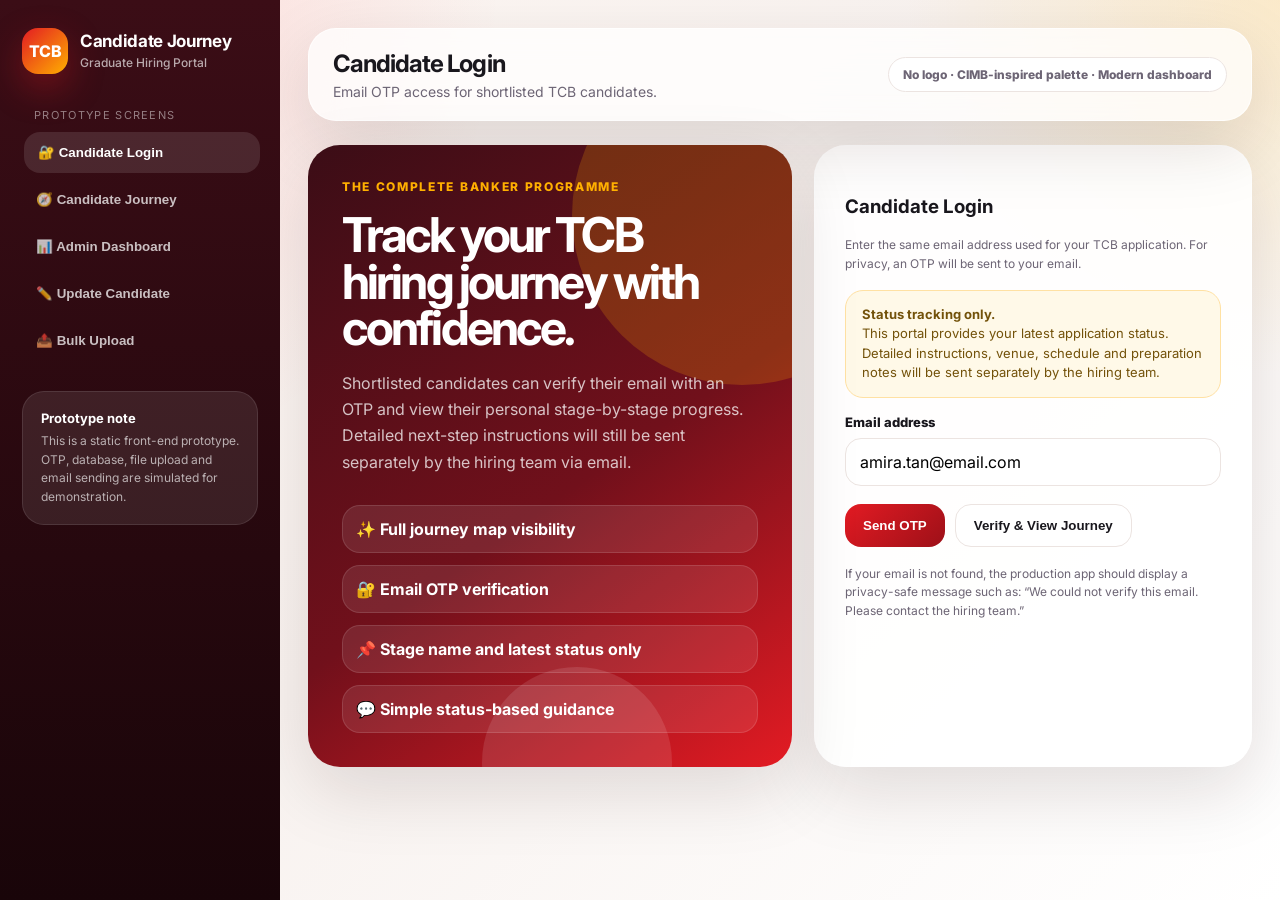
<file: tcb_candidate_journey_portal_prototype.html>
<!DOCTYPE html>
<html lang="en">
<head>
  <meta charset="UTF-8" />
  <meta name="viewport" content="width=device-width, initial-scale=1.0" />
  <title>TCB Candidate Journey Portal Prototype</title>
  <link rel="preconnect" href="https://fonts.googleapis.com">
  <link rel="preconnect" href="https://fonts.gstatic.com" crossorigin>
  <link href="https://fonts.googleapis.com/css2?family=Inter:wght@400;500;600;700;800&display=swap" rel="stylesheet">
  <style>
    :root {
      --red: #e31b23;
      --dark-red: #9d1018;
      --wine: #3b0d16;
      --ink: #19171d;
      --muted: #6d6575;
      --soft: #f7f3f0;
      --soft-red: #fff0f1;
      --gold: #ffb000;
      --green: #10a66a;
      --blue: #3267ff;
      --orange: #ff8a00;
      --purple: #7754ff;
      --line: #ece4e1;
      --white: #ffffff;
      --shadow: 0 24px 70px rgba(42, 14, 19, .13);
      --radius: 24px;
    }

    * { box-sizing: border-box; }

    body {
      margin: 0;
      font-family: Inter, system-ui, -apple-system, BlinkMacSystemFont, "Segoe UI", sans-serif;
      background:
        radial-gradient(circle at top left, rgba(227, 27, 35, .17), transparent 32%),
        radial-gradient(circle at top right, rgba(255, 176, 0, .17), transparent 24%),
        linear-gradient(135deg, #fff8f4 0%, #f8f2ef 45%, #fff 100%);
      color: var(--ink);
      min-height: 100vh;
    }

    .app-shell {
      min-height: 100vh;
      display: grid;
      grid-template-columns: 280px 1fr;
    }

    .sidebar {
      background: linear-gradient(180deg, var(--wine), #190509);
      color: white;
      padding: 28px 22px;
      position: sticky;
      top: 0;
      height: 100vh;
      overflow: auto;
    }

    .brand {
      display: flex;
      align-items: center;
      gap: 12px;
      margin-bottom: 34px;
    }

    .brand-mark {
      width: 46px;
      height: 46px;
      border-radius: 16px;
      background: linear-gradient(135deg, var(--red), var(--gold));
      display: grid;
      place-items: center;
      font-weight: 800;
      box-shadow: 0 14px 35px rgba(227, 27, 35, .35);
    }

    .brand h1 {
      margin: 0;
      font-size: 17px;
      line-height: 1.15;
      letter-spacing: -.02em;
    }

    .brand span {
      display: block;
      font-size: 12px;
      color: rgba(255,255,255,.65);
      margin-top: 4px;
      font-weight: 500;
    }

    .nav-title {
      text-transform: uppercase;
      letter-spacing: .12em;
      font-size: 11px;
      color: rgba(255,255,255,.47);
      margin: 24px 12px 10px;
    }

    .nav-btn {
      width: 100%;
      border: 0;
      background: transparent;
      color: rgba(255,255,255,.74);
      display: flex;
      align-items: center;
      gap: 11px;
      padding: 13px 14px;
      border-radius: 16px;
      cursor: pointer;
      font-weight: 700;
      text-align: left;
      margin-bottom: 6px;
      transition: .2s ease;
    }

    .nav-btn:hover, .nav-btn.active {
      background: rgba(255,255,255,.11);
      color: #fff;
      transform: translateX(2px);
    }

    .side-card {
      background: rgba(255,255,255,.09);
      border: 1px solid rgba(255,255,255,.1);
      border-radius: 22px;
      padding: 18px;
      margin-top: 30px;
    }

    .side-card strong {
      display: block;
      font-size: 13px;
      margin-bottom: 6px;
    }

    .side-card p {
      margin: 0;
      color: rgba(255,255,255,.65);
      font-size: 12px;
      line-height: 1.55;
    }

    main {
      padding: 28px;
      overflow: hidden;
    }

    .topbar {
      background: rgba(255,255,255,.72);
      border: 1px solid rgba(255,255,255,.7);
      backdrop-filter: blur(18px);
      border-radius: 28px;
      padding: 20px 24px;
      display: flex;
      justify-content: space-between;
      align-items: center;
      box-shadow: var(--shadow);
      margin-bottom: 24px;
    }

    .topbar h2 {
      margin: 0;
      font-size: 24px;
      letter-spacing: -.04em;
    }

    .topbar p {
      margin: 5px 0 0;
      color: var(--muted);
      font-size: 14px;
    }

    .pill {
      border: 1px solid var(--line);
      background: white;
      border-radius: 999px;
      padding: 9px 14px;
      font-size: 12px;
      color: var(--muted);
      font-weight: 800;
    }

    .screen { display: none; }
    .screen.active { display: block; animation: fade .25s ease; }
    @keyframes fade { from { opacity: 0; transform: translateY(8px); } to { opacity: 1; transform: translateY(0); } }

    .grid {
      display: grid;
      gap: 18px;
    }

    .grid.two { grid-template-columns: 1fr 1fr; }
    .grid.three { grid-template-columns: repeat(3, 1fr); }

    .card {
      background: rgba(255,255,255,.84);
      border: 1px solid rgba(255,255,255,.75);
      border-radius: var(--radius);
      padding: 24px;
      box-shadow: var(--shadow);
    }

    .hero {
      min-height: 550px;
      display: grid;
      grid-template-columns: 1.05fr .95fr;
      gap: 22px;
      align-items: stretch;
    }

    .hero-panel {
      background: linear-gradient(145deg, var(--wine), #71101b 55%, var(--red));
      color: white;
      border-radius: 32px;
      padding: 34px;
      position: relative;
      overflow: hidden;
      box-shadow: var(--shadow);
    }

    .hero-panel:before {
      content: "";
      position: absolute;
      width: 340px;
      height: 340px;
      border-radius: 50%;
      background: rgba(255,176,0,.2);
      right: -120px;
      top: -100px;
    }

    .hero-panel:after {
      content: "";
      position: absolute;
      width: 190px;
      height: 190px;
      border-radius: 50%;
      background: rgba(255,255,255,.11);
      right: 120px;
      bottom: -90px;
    }

    .hero-panel > * { position: relative; z-index: 1; }

    .eyebrow {
      color: var(--gold);
      font-weight: 800;
      font-size: 12px;
      letter-spacing: .14em;
      text-transform: uppercase;
    }

    .hero-panel h2 {
      font-size: 48px;
      line-height: .97;
      margin: 18px 0;
      letter-spacing: -.06em;
    }

    .hero-panel p {
      color: rgba(255,255,255,.75);
      line-height: 1.65;
      max-width: 520px;
    }

    .feature-list {
      display: grid;
      gap: 12px;
      margin-top: 30px;
    }

    .feature {
      display: flex;
      gap: 12px;
      align-items: center;
      background: rgba(255,255,255,.09);
      border: 1px solid rgba(255,255,255,.12);
      padding: 13px;
      border-radius: 18px;
      font-weight: 700;
    }

    .login-card {
      border-radius: 32px;
      padding: 30px;
      background: rgba(255,255,255,.88);
      border: 1px solid rgba(255,255,255,.75);
      box-shadow: var(--shadow);
    }

    label {
      display: block;
      font-size: 13px;
      font-weight: 800;
      color: var(--ink);
      margin: 16px 0 8px;
    }

    input, select, textarea {
      width: 100%;
      border: 1px solid var(--line);
      background: white;
      border-radius: 16px;
      padding: 13px 14px;
      font: inherit;
      outline: none;
      transition: .2s ease;
    }

    textarea { min-height: 90px; resize: vertical; }

    input:focus, select:focus, textarea:focus {
      border-color: rgba(227,27,35,.55);
      box-shadow: 0 0 0 4px rgba(227,27,35,.08);
    }

    .btn {
      border: 0;
      background: var(--ink);
      color: white;
      font-weight: 800;
      padding: 13px 18px;
      border-radius: 16px;
      cursor: pointer;
      transition: .2s ease;
      display: inline-flex;
      align-items: center;
      justify-content: center;
      gap: 8px;
      white-space: nowrap;
    }

    .btn:hover { transform: translateY(-1px); box-shadow: 0 14px 26px rgba(25,23,29,.14); }
    .btn.primary { background: linear-gradient(135deg, var(--red), var(--dark-red)); }
    .btn.ghost { background: white; color: var(--ink); border: 1px solid var(--line); }
    .btn.gold { background: linear-gradient(135deg, var(--gold), #ff7b00); color: #210; }

    .actions { display: flex; gap: 10px; flex-wrap: wrap; margin-top: 18px; }

    .tiny {
      font-size: 12px;
      color: var(--muted);
      line-height: 1.55;
    }

    .disclaimer {
      background: #fff9e8;
      border: 1px solid #ffe1a3;
      color: #73520a;
      padding: 14px 16px;
      border-radius: 18px;
      line-height: 1.5;
      font-size: 13px;
      margin: 16px 0;
    }

    .candidate-header {
      display: flex;
      justify-content: space-between;
      align-items: center;
      gap: 18px;
      margin-bottom: 18px;
    }

    .candidate-header h3, .card h3 {
      margin: 0;
      font-size: 20px;
      letter-spacing: -.03em;
    }

    .candidate-header p, .card p {
      color: var(--muted);
      margin: 6px 0 0;
      line-height: 1.55;
      font-size: 14px;
    }

    .journey {
      display: grid;
      gap: 14px;
      margin-top: 20px;
    }

    .stage {
      display: grid;
      grid-template-columns: 46px 1fr auto;
      gap: 14px;
      align-items: center;
      border: 1px solid var(--line);
      background: white;
      border-radius: 22px;
      padding: 15px;
      position: relative;
    }

    .stage.current {
      border-color: rgba(227,27,35,.32);
      background: linear-gradient(135deg, white, var(--soft-red));
      box-shadow: 0 16px 40px rgba(227,27,35,.1);
    }

    .stage-icon {
      width: 46px;
      height: 46px;
      border-radius: 16px;
      display: grid;
      place-items: center;
      background: var(--soft);
      font-weight: 900;
      color: var(--red);
    }

    .stage h4 {
      margin: 0 0 4px;
      font-size: 15px;
    }

    .stage small {
      color: var(--muted);
      font-weight: 600;
    }

    .badge {
      padding: 8px 12px;
      border-radius: 999px;
      font-size: 12px;
      font-weight: 900;
      border: 1px solid transparent;
    }

    .badge.passed { background: #eaf8f1; color: #087e4d; border-color: #c7eddc; }
    .badge.scheduling { background: #fff4df; color: #986000; border-color: #ffe2a8; }
    .badge.scheduled { background: #eef2ff; color: #2c50d2; border-color: #d7ddff; }
    .badge.pending { background: #f4f0ff; color: #6544d3; border-color: #e4dcff; }
    .badge.kiv { background: #fff0e8; color: #b44f00; border-color: #ffd6bd; }
    .badge.notselected { background: #f4f4f4; color: #666; border-color: #ddd; }
    .badge.offer { background: #fff7d8; color: #8a6400; border-color: #ffe08a; }

    .status-message {
      border-radius: 22px;
      background: linear-gradient(135deg, var(--wine), #71101b);
      color: white;
      padding: 22px;
      margin-top: 18px;
    }

    .status-message strong {
      display: block;
      margin-bottom: 8px;
      color: var(--gold);
    }

    .status-message p {
      color: rgba(255,255,255,.77);
      margin: 0;
      line-height: 1.6;
    }

    .metric {
      padding: 20px;
      background: white;
      border: 1px solid var(--line);
      border-radius: 22px;
    }

    .metric span {
      color: var(--muted);
      font-size: 12px;
      font-weight: 800;
      text-transform: uppercase;
      letter-spacing: .08em;
    }

    .metric strong {
      display: block;
      font-size: 34px;
      letter-spacing: -.06em;
      margin-top: 8px;
    }

    table {
      width: 100%;
      border-collapse: collapse;
      overflow: hidden;
      font-size: 13px;
    }

    th {
      text-align: left;
      color: var(--muted);
      font-size: 11px;
      text-transform: uppercase;
      letter-spacing: .08em;
      padding: 14px 10px;
      border-bottom: 1px solid var(--line);
      white-space: nowrap;
    }

    td {
      padding: 14px 10px;
      border-bottom: 1px solid var(--line);
      vertical-align: top;
    }

    .table-wrap {
      overflow-x: auto;
    }

    .search-row {
      display: grid;
      grid-template-columns: 1.3fr 1fr 1fr auto;
      gap: 12px;
      align-items: end;
      margin: 16px 0 20px;
    }

    .upload-zone {
      border: 2px dashed #e2d7d3;
      background: rgba(255,255,255,.68);
      border-radius: 22px;
      padding: 28px;
      text-align: center;
      margin-top: 15px;
    }

    .upload-zone strong {
      display: block;
      font-size: 16px;
      margin-bottom: 6px;
    }

    .sample-code {
      background: #21171a;
      color: #ffe8dd;
      border-radius: 18px;
      padding: 16px;
      font-family: ui-monospace, SFMono-Regular, Menlo, Monaco, Consolas, monospace;
      font-size: 12px;
      overflow-x: auto;
      line-height: 1.6;
      margin-top: 14px;
    }

    .toast {
      position: fixed;
      bottom: 22px;
      right: 22px;
      background: var(--ink);
      color: white;
      padding: 14px 18px;
      border-radius: 16px;
      box-shadow: var(--shadow);
      display: none;
      font-weight: 700;
      z-index: 99;
    }

    .toast.show { display: block; animation: fade .2s ease; }

    .mobile-note { display: none; }

    @media (max-width: 980px) {
      .app-shell { grid-template-columns: 1fr; }
      .sidebar { position: relative; height: auto; }
      .hero, .grid.two, .grid.three { grid-template-columns: 1fr; }
      .search-row { grid-template-columns: 1fr; }
      .topbar { align-items: flex-start; flex-direction: column; }
      .stage { grid-template-columns: 42px 1fr; }
      .stage .badge { grid-column: 2; width: fit-content; }
      .hero-panel h2 { font-size: 38px; }
      main { padding: 18px; }
    }
  </style>
</head>
<body>
  <div class="app-shell">
    <aside class="sidebar">
      <div class="brand">
        <div class="brand-mark">TCB</div>
        <div>
          <h1>Candidate Journey</h1>
          <span>Graduate Hiring Portal</span>
        </div>
      </div>

      <div class="nav-title">Prototype Screens</div>
      <button class="nav-btn active" onclick="showScreen('login', this)">🔐 Candidate Login</button>
      <button class="nav-btn" onclick="showScreen('candidate', this)">🧭 Candidate Journey</button>
      <button class="nav-btn" onclick="showScreen('admin', this)">📊 Admin Dashboard</button>
      <button class="nav-btn" onclick="showScreen('update', this)">✏️ Update Candidate</button>
      <button class="nav-btn" onclick="showScreen('bulk', this)">📤 Bulk Upload</button>

      <div class="side-card">
        <strong>Prototype note</strong>
        <p>This is a static front-end prototype. OTP, database, file upload and email sending are simulated for demonstration.</p>
      </div>
    </aside>

    <main>
      <div class="topbar">
        <div>
          <h2 id="pageTitle">Candidate Login</h2>
          <p id="pageSubtitle">Email OTP access for shortlisted TCB candidates.</p>
        </div>
        <div class="pill">No logo · CIMB-inspired palette · Modern dashboard</div>
      </div>

      <section id="login" class="screen active">
        <div class="hero">
          <div class="hero-panel">
            <div class="eyebrow">The Complete Banker Programme</div>
            <h2>Track your TCB hiring journey with confidence.</h2>
            <p>Shortlisted candidates can verify their email with an OTP and view their personal stage-by-stage progress. Detailed next-step instructions will still be sent separately by the hiring team via email.</p>
            <div class="feature-list">
              <div class="feature">✨ Full journey map visibility</div>
              <div class="feature">🔐 Email OTP verification</div>
              <div class="feature">📌 Stage name and latest status only</div>
              <div class="feature">💬 Simple status-based guidance</div>
            </div>
          </div>

          <div class="login-card">
            <h3>Candidate Login</h3>
            <p class="tiny">Enter the same email address used for your TCB application. For privacy, an OTP will be sent to your email.</p>

            <div class="disclaimer">
              <strong>Status tracking only.</strong><br>
              This portal provides your latest application status. Detailed instructions, venue, schedule and preparation notes will be sent separately by the hiring team.
            </div>

            <label>Email address</label>
            <input id="emailInput" type="email" value="amira.tan@email.com" placeholder="example@email.com" />

            <div id="otpBox" style="display:none;">
              <label>Enter OTP</label>
              <input id="otpInput" type="text" value="123456" placeholder="6-digit OTP" />
              <p class="tiny">Prototype OTP: <strong>123456</strong></p>
            </div>

            <div class="actions">
              <button class="btn primary" onclick="sendOtp()">Send OTP</button>
              <button class="btn ghost" onclick="verifyOtp()">Verify & View Journey</button>
            </div>

            <p class="tiny" style="margin-top:18px;">If your email is not found, the production app should display a privacy-safe message such as: “We could not verify this email. Please contact the hiring team.”</p>
          </div>
        </div>
      </section>

      <section id="candidate" class="screen">
        <div class="card">
          <div class="candidate-header">
            <div>
              <h3>Welcome, Amira Tan</h3>
              <p>TCB Programme · amira.tan@email.com · Last updated: 14 Jun 2026, 10:15 AM</p>
            </div>
            <span class="badge scheduled">Current: Scheduled</span>
          </div>

          <div class="disclaimer">
            This portal is for status tracking only. Please refer to emails from the hiring team for full details such as timing, venue, meeting link and preparation instructions.
          </div>

          <div class="journey">
            <div class="stage">
              <div class="stage-icon">1</div>
              <div>
                <h4>Prelim Interview</h4>
                <small>Initial screening conversation</small>
              </div>
              <span class="badge passed">Passed</span>
            </div>

            <div class="stage current">
              <div class="stage-icon">2A</div>
              <div>
                <h4>Pre-Qualifying Assessment — Part 1</h4>
                <small>Group Case Study</small>
              </div>
              <span class="badge scheduled">Scheduled</span>
            </div>

            <div class="stage">
              <div class="stage-icon">2B</div>
              <div>
                <h4>Pre-Qualifying Assessment — Part 2</h4>
                <small>Structured Interview</small>
              </div>
              <span class="badge scheduling">Scheduling</span>
            </div>

            <div class="stage">
              <div class="stage-icon">3A</div>
              <div>
                <h4>Assessment Day — Part 1</h4>
                <small>Group Case Simulation</small>
              </div>
              <span class="badge pending">Upcoming</span>
            </div>

            <div class="stage">
              <div class="stage-icon">3B</div>
              <div>
                <h4>Assessment Day — Part 2</h4>
                <small>Panel Interview</small>
              </div>
              <span class="badge pending">Upcoming</span>
            </div>

            <div class="stage">
              <div class="stage-icon">4</div>
              <div>
                <h4>Final Interview</h4>
                <small>Final stage conversation</small>
              </div>
              <span class="badge pending">Upcoming</span>
            </div>

            <div class="stage">
              <div class="stage-icon">5</div>
              <div>
                <h4>Final Outcome</h4>
                <small>Offer / KIV / Not Selected</small>
              </div>
              <span class="badge pending">Upcoming</span>
            </div>
          </div>

          <div class="status-message">
            <strong>Your current update</strong>
            <p>You are currently scheduled for Pre-Qualifying Assessment Part 1: Group Case Study. Please check your email regularly for detailed instructions from the hiring team.</p>
          </div>
        </div>
      </section>

      <section id="admin" class="screen">
        <div class="grid three">
          <div class="metric">
            <span>Total shortlisted</span>
            <strong>248</strong>
          </div>
          <div class="metric">
            <span>Pending review</span>
            <strong>67</strong>
          </div>
          <div class="metric">
            <span>KIV candidates</span>
            <strong>21</strong>
          </div>
        </div>

        <div class="card" style="margin-top:18px;">
          <div class="candidate-header">
            <div>
              <h3>Candidate Status Overview</h3>
              <p>Admin users can search, filter and update candidates individually or through bulk upload.</p>
            </div>
            <button class="btn primary" onclick="showScreenById('update')">Update Candidate</button>
          </div>

          <div class="search-row">
            <div>
              <label>Search by name or email</label>
              <input type="text" placeholder="Search candidate..." value="amira" />
            </div>
            <div>
              <label>Stage</label>
              <select>
                <option>All stages</option>
                <option>Prelim Interview</option>
                <option>Pre-Qualifying Assessment Part 1</option>
                <option>Pre-Qualifying Assessment Part 2</option>
                <option>Assessment Day Part 1</option>
                <option>Assessment Day Part 2</option>
                <option>Final Interview</option>
              </select>
            </div>
            <div>
              <label>Status</label>
              <select>
                <option>All statuses</option>
                <option>Passed</option>
                <option>Scheduling</option>
                <option>Scheduled</option>
                <option>Pending Review</option>
                <option>KIV</option>
                <option>Not Selected</option>
                <option>Offer</option>
              </select>
            </div>
            <button class="btn ghost">Filter</button>
          </div>

          <div class="table-wrap">
            <table>
              <thead>
                <tr>
                  <th>Candidate</th>
                  <th>Email</th>
                  <th>University</th>
                  <th>Degree / Field</th>
                  <th>Current Stage</th>
                  <th>Status</th>
                  <th>Last Updated</th>
                </tr>
              </thead>
              <tbody>
                <tr>
                  <td><strong>Amira Tan</strong></td>
                  <td>amira.tan@email.com</td>
                  <td>University of Malaya</td>
                  <td>Business Analytics</td>
                  <td>Pre-Qualifying Assessment Part 1</td>
                  <td><span class="badge scheduled">Scheduled</span></td>
                  <td>14 Jun 2026</td>
                </tr>
                <tr>
                  <td><strong>Jason Lim</strong></td>
                  <td>jason.lim@email.com</td>
                  <td>Monash University Malaysia</td>
                  <td>Banking & Finance</td>
                  <td>Pre-Qualifying Assessment Part 1</td>
                  <td><span class="badge pending">Pending Review</span></td>
                  <td>13 Jun 2026</td>
                </tr>
                <tr>
                  <td><strong>Nur Aisyah</strong></td>
                  <td>aisyah@email.com</td>
                  <td>UiTM</td>
                  <td>Economics</td>
                  <td>Prelim Interview</td>
                  <td><span class="badge passed">Passed</span></td>
                  <td>12 Jun 2026</td>
                </tr>
                <tr>
                  <td><strong>Wei Jun</strong></td>
                  <td>weijun@email.com</td>
                  <td>HELP University</td>
                  <td>Psychology</td>
                  <td>Assessment Day Part 2</td>
                  <td><span class="badge kiv">KIV</span></td>
                  <td>11 Jun 2026</td>
                </tr>
              </tbody>
            </table>
          </div>
        </div>
      </section>

      <section id="update" class="screen">
        <div class="grid two">
          <div class="card">
            <h3>Update Individual Candidate</h3>
            <p>Search by unique email, then update the candidate’s current stage and status.</p>

            <label>Candidate email</label>
            <input type="email" value="amira.tan@email.com" />

            <label>Full name</label>
            <input type="text" value="Amira Tan" />

            <label>University</label>
            <input type="text" value="University of Malaya" />

            <label>Degree / field of study</label>
            <input type="text" value="Business Analytics" />
          </div>

          <div class="card">
            <h3>Status Update</h3>
            <p>Candidate-facing app will only show stage name and status. Notes remain admin-only.</p>

            <label>Current stage</label>
            <select>
              <option>Prelim Interview</option>
              <option selected>Pre-Qualifying Assessment Part 1: Group Case Study</option>
              <option>Pre-Qualifying Assessment Part 2: Structured Interview</option>
              <option>Assessment Day Part 1: Group Case Simulation</option>
              <option>Assessment Day Part 2: Panel Interview</option>
              <option>Final Interview</option>
              <option>Final Outcome</option>
            </select>

            <label>Current status</label>
            <select>
              <option>Passed</option>
              <option>Scheduling</option>
              <option selected>Scheduled</option>
              <option>Pending Review</option>
              <option>KIV</option>
              <option>Not Selected</option>
              <option>Offer</option>
            </select>

            <label>Admin notes</label>
            <textarea>Scheduled for next PQA group case study batch. Candidate email sent separately by hiring team.</textarea>

            <div class="actions">
              <button class="btn primary" onclick="toast('Candidate status updated successfully.')">Save Update</button>
              <button class="btn ghost">Reset</button>
            </div>
          </div>
        </div>
      </section>

      <section id="bulk" class="screen">
        <div class="grid two">
          <div class="card">
            <h3>Bulk Upload / Update</h3>
            <p>Upload CSV or Excel to update high volume candidate statuses. The system should match candidates by unique email address.</p>

            <div class="upload-zone">
              <strong>Drop CSV/XLSX file here</strong>
              <p class="tiny">or click to browse from your computer</p>
              <button class="btn ghost" onclick="toast('Prototype only: file upload is simulated.')">Choose File</button>
            </div>

            <div class="actions">
              <button class="btn primary" onclick="toast('Bulk upload validated. 48 candidates ready to update.')">Validate Upload</button>
              <button class="btn gold" onclick="toast('Bulk status update completed.')">Apply Updates</button>
            </div>
          </div>

          <div class="card">
            <h3>Required Upload Template</h3>
            <p>The production app should reject invalid stage/status values and show a downloadable error report.</p>

            <div class="sample-code">email,full_name,university,degree_field,current_stage,current_status,notes
amira.tan@email.com,Amira Tan,University of Malaya,Business Analytics,Pre-Qualifying Assessment Part 1,Scheduled,Email sent separately
jason.lim@email.com,Jason Lim,Monash University Malaysia,Banking & Finance,Pre-Qualifying Assessment Part 1,Pending Review,Awaiting review
aisyah@email.com,Nur Aisyah,UiTM,Economics,Prelim Interview,Passed,Proceed to scheduling</div>

            <div class="disclaimer">
              Recommended validation: email must be unique; current stage and status must match approved dropdown values; notes are admin-only.
            </div>
          </div>
        </div>
      </section>
    </main>
  </div>

  <div id="toast" class="toast">Saved</div>

  <script>
    const titles = {
      login: ["Candidate Login", "Email OTP access for shortlisted TCB candidates."],
      candidate: ["Candidate Journey", "Full journey map with current stage highlighted."],
      admin: ["Admin Dashboard", "Manage shortlisted TCB candidates and stage progress."],
      update: ["Update Candidate", "Edit individual candidate stage, status and admin notes."],
      bulk: ["Bulk Upload", "Update high volume candidate statuses by CSV or Excel."]
    };

    function setActiveNav(id) {
      document.querySelectorAll('.nav-btn').forEach(btn => btn.classList.remove('active'));
      const labels = {
        login: 'Candidate Login',
        candidate: 'Candidate Journey',
        admin: 'Admin Dashboard',
        update: 'Update Candidate',
        bulk: 'Bulk Upload'
      };
      document.querySelectorAll('.nav-btn').forEach(btn => {
        if (btn.textContent.includes(labels[id])) btn.classList.add('active');
      });
    }

    function showScreen(id, btn) {
      document.querySelectorAll('.screen').forEach(screen => screen.classList.remove('active'));
      document.getElementById(id).classList.add('active');
      document.getElementById('pageTitle').textContent = titles[id][0];
      document.getElementById('pageSubtitle').textContent = titles[id][1];
      document.querySelectorAll('.nav-btn').forEach(nav => nav.classList.remove('active'));
      if (btn) btn.classList.add('active');
    }

    function showScreenById(id) {
      showScreen(id);
      setActiveNav(id);
    }

    function sendOtp() {
      document.getElementById('otpBox').style.display = 'block';
      toast('OTP sent to candidate email. Prototype OTP: 123456');
    }

    function verifyOtp() {
      const otp = document.getElementById('otpInput').value;
      if (otp === '123456') {
        toast('OTP verified. Opening candidate journey.');
        setTimeout(() => showScreenById('candidate'), 650);
      } else {
        toast('Invalid OTP for prototype. Try 123456.');
      }
    }

    function toast(message) {
      const t = document.getElementById('toast');
      t.textContent = message;
      t.classList.add('show');
      setTimeout(() => t.classList.remove('show'), 2600);
    }
  </script>
</body>
</html>
</file>
